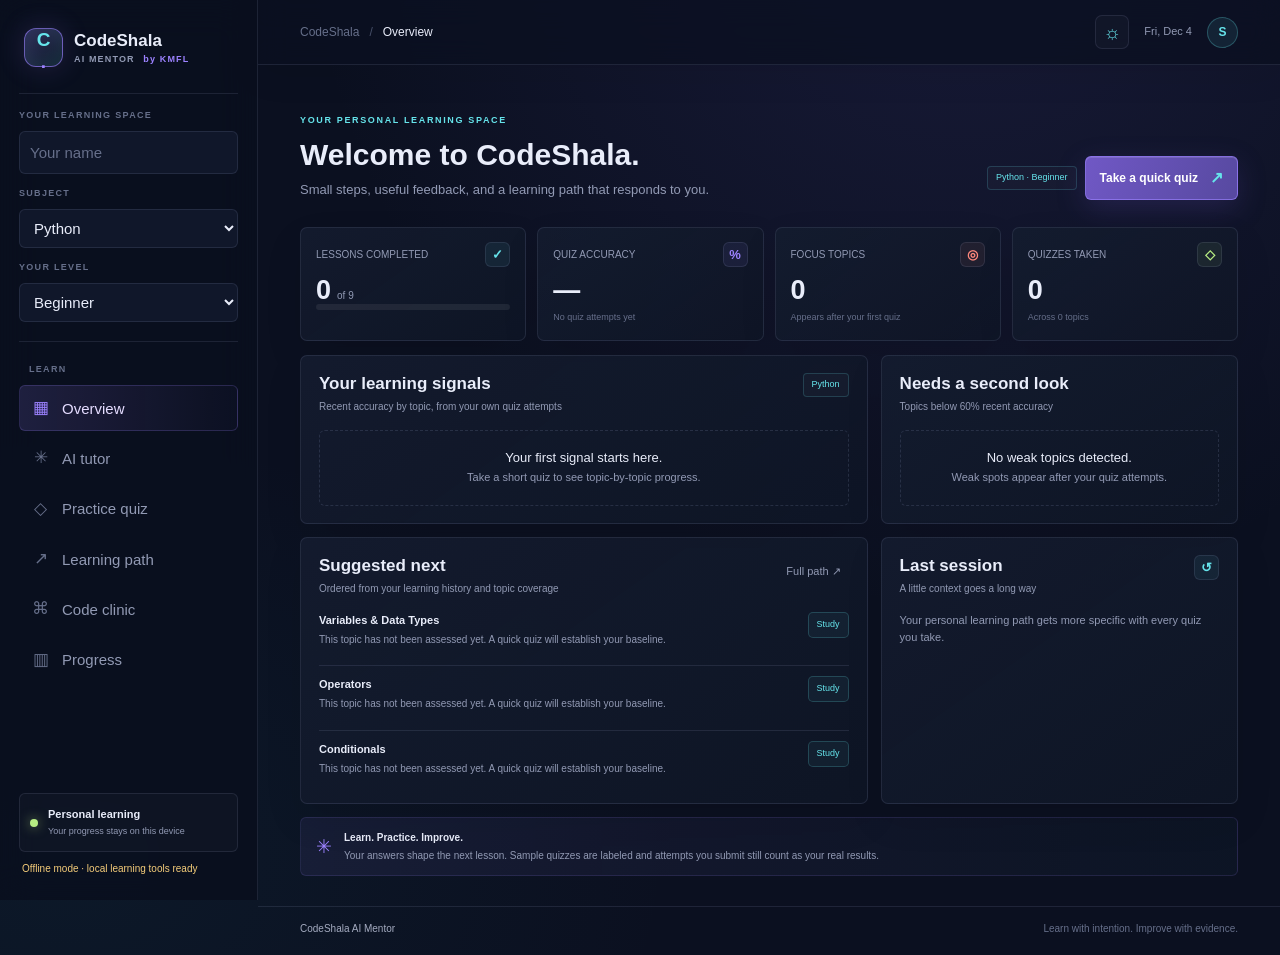
<file: index.html>
<!doctype html>
<html lang="en">
<head>
  <meta charset="utf-8">
  <meta name="viewport" content="width=device-width, initial-scale=1">
  <meta http-equiv="refresh" content="0; url=frontend/index.html">
  <title>CodeShala AI Mentor</title>
  <script>window.location.replace(new URL("frontend/index.html", window.location.href));</script>
</head>
<body>
  <p>Opening CodeShala AI Mentor… <a href="frontend/index.html">Click here if you are not redirected.</a></p>
</body>
</html>
</file>
<file: frontend/style.css>
:root {
  color-scheme: dark;
  --ink: #e9edfa;
  --muted: #929ab4;
  --faint: #666f8a;
  --base: #0b1020;
  --panel: #11182a;
  --panel-raised: #151d32;
  --line: rgba(192, 205, 255, .105);
  --violet: #9c82ff;
  --cyan: #66e4eb;
  --lime: #b7ed83;
  --coral: #ff887c;
  --warning: #f5cd7a;
  --page-background: radial-gradient(ellipse at 75% -20%, rgba(84, 74, 166, .2), transparent 42rem), radial-gradient(ellipse at 5% 90%, rgba(26, 113, 131, .09), transparent 38rem), var(--base);
  --sidebar-surface: rgba(10, 15, 30, .88);
  --topbar-surface: rgba(11, 16, 32, .78);
  --control-surface: #10172a;
  --card-surface: linear-gradient(145deg, rgba(20,28,47,.9), rgba(15,22,38,.85));
  --soft-surface: rgba(255,255,255,.025);
  --soft-hover: rgba(255,255,255,.035);
  --code-surface: #090e1b;
  --code-editor-surface: #0c1222;
  --code-ink: #d7ddf1;
  --nav-active-text: #e5dcff;
  --progress-track: rgba(255,255,255,.07);
  --empty-border: rgba(192,205,255,.13);
  --demo-surface: rgba(245,205,122,.06);
  --demo-border: rgba(245,205,122,.19);
  --font-display: "Space Grotesk", "Trebuchet MS", sans-serif;
  --font-body: "DM Sans", "Segoe UI", sans-serif;
}

* { box-sizing: border-box; }
html { min-width: 320px; background: var(--base); }
body {
  margin: 0;
  min-height: 100vh;
  color: var(--ink);
  background: var(--page-background);
  font: 15px/1.55 var(--font-body);
  letter-spacing: 0;
}
button, input, select, textarea { font: inherit; letter-spacing: 0; }
button { color: inherit; }
button:focus-visible, input:focus-visible, select:focus-visible, textarea:focus-visible, a:focus-visible {
  outline: 2px solid var(--cyan);
  outline-offset: 3px;
}
button:disabled { opacity: .55; cursor: wait; }
.app-shell { display: flex; min-height: 100vh; }

.sidebar {
  position: sticky;
  top: 0;
  display: flex;
  flex: 0 0 258px;
  flex-direction: column;
  width: 258px;
  height: 100vh;
  padding: 27px 19px 17px;
  border-right: 1px solid var(--line);
  background: var(--sidebar-surface);
  backdrop-filter: blur(18px);
  z-index: 8;
}
.brand { display: flex; align-items: center; gap: 11px; color: var(--ink); text-decoration: none; padding: 1px 5px 26px; }
.brand-mark { display: grid; place-items: center; width: 39px; height: 39px; border: 1px solid rgba(156, 130, 255, .62); border-radius: 12px; color: var(--cyan); font: 700 19px var(--font-display); background: linear-gradient(140deg, rgba(156, 130, 255, .25), rgba(102, 228, 235, .09)); box-shadow: 0 0 24px rgba(156, 130, 255, .11); }
.brand-mark span { color: var(--violet); }
.brand strong { display: block; font: 600 17px/1.15 var(--font-display); }
.brand small { display: block; margin-top: 5px; color: var(--muted); font: 600 9px/1 var(--font-body); letter-spacing: 1.15px; }
.brand small i { margin-left: 5px; color: var(--violet); font-style: normal; }
.profile-block { display: grid; gap: 8px; padding: 15px 0 19px; border-top: 1px solid var(--line); border-bottom: 1px solid var(--line); }
.field-label, .nav-label { color: var(--faint); font-size: 9px; font-weight: 700; letter-spacing: 1.3px; }
.field-label:not(:first-child) { margin-top: 5px; }
.profile-block input, .profile-block select, .quiz-controls select, .code-toolbar select, .select-inline select {
  min-width: 0;
  padding: 9px 10px;
  border: 1px solid var(--line);
  border-radius: 6px;
  color: var(--ink);
  background: var(--control-surface);
}
.profile-block input::placeholder { color: var(--faint); }
select option { color: var(--ink); background: var(--panel); }
.nav-label { margin: 21px 10px 8px; }
.main-nav { display: grid; gap: 4px; }
.nav-item { display: flex; align-items: center; gap: 12px; min-height: 42px; padding: 9px 11px; border: 1px solid transparent; border-radius: 6px; color: var(--muted); background: transparent; text-align: left; cursor: pointer; transition: background .2s, color .2s, border-color .2s; }
.nav-item:hover { color: var(--ink); background: var(--soft-hover); }
.nav-item.active { color: var(--nav-active-text); border-color: rgba(156, 130, 255, .2); background: linear-gradient(90deg, rgba(156, 130, 255, .15), rgba(156, 130, 255, .025)); }
.nav-glyph { display: inline-grid; place-items: center; width: 19px; color: var(--faint); font-size: 17px; }
.nav-item.active .nav-glyph { color: var(--violet); }
.sidebar-bottom { margin-top: auto; }
.mentor-note { display: flex; align-items: center; gap: 10px; padding: 12px 10px; border: 1px solid var(--line); border-radius: 6px; background: var(--soft-surface); }
.status-pulse { position: relative; flex: 0 0 8px; width: 8px; height: 8px; border-radius: 50%; background: var(--lime); box-shadow: 0 0 12px rgba(183,237,131,.58); }
.mentor-note strong, .mentor-note small { display: block; }
.mentor-note strong { font-size: 11px; font-weight: 600; }
.mentor-note small { margin-top: 2px; color: var(--muted); font-size: 9px; }
.connection-status { min-height: 31px; padding: 9px 3px 0; color: var(--muted); font-size: 10px; }
.connection-status.live { color: var(--lime); }
.connection-status.demo { color: var(--warning); }
.connection-status.offline { color: var(--coral); }

.main-area { display: flex; flex: 1; min-width: 0; flex-direction: column; }
.topbar { position: sticky; top: 0; z-index: 5; display: flex; align-items: center; justify-content: space-between; min-height: 65px; padding: 0 42px; border-bottom: 1px solid var(--line); background: var(--topbar-surface); backdrop-filter: blur(14px); }
.breadcrumb { display: flex; align-items: center; gap: 10px; color: var(--faint); font-size: 12px; }
.breadcrumb b { color: #47506a; font-weight: 400; }
.breadcrumb strong { color: var(--ink); font-weight: 500; }
.topbar-right { display: flex; align-items: center; gap: 15px; }
.theme-toggle { display: grid; flex: 0 0 34px; place-items: center; width: 34px; height: 34px; padding: 0; border: 1px solid var(--line); border-radius: 7px; color: var(--cyan); background: var(--soft-surface); cursor: pointer; font-size: 19px; line-height: 1; transition: color .2s, background .2s, border-color .2s, transform .2s; }
.theme-toggle:hover { transform: translateY(-1px); border-color: rgba(102,228,235,.35); background: var(--soft-hover); }
.date-label { color: var(--muted); font-size: 11px; }
.avatar { display: grid; place-items: center; width: 31px; height: 31px; border: 1px solid rgba(102,228,235,.26); border-radius: 50%; color: var(--cyan); background: rgba(102,228,235,.09); font: 600 12px var(--font-display); }
.mobile-menu { display: none; border: 0; background: transparent; cursor: pointer; }
.content-wrap { width: min(1120px, 100%); flex: 1; margin: 0 auto; padding: 36px 42px 30px; }
.view { animation: rise-in .35s ease both; }
.view[hidden] { display: none; }
@keyframes rise-in { from { opacity: 0; transform: translateY(7px); } to { opacity: 1; transform: translateY(0); } }
.app-footer { display: flex; justify-content: space-between; gap: 12px; padding: 14px 42px 18px; border-top: 1px solid var(--line); color: var(--faint); font-size: 10px; }
.app-footer span:first-child { color: #a4abc0; }

.hero-row { display: flex; justify-content: space-between; align-items: flex-end; gap: 24px; padding: 5px 0 27px; }
.eyebrow { color: var(--cyan); font-size: 9px; font-weight: 700; letter-spacing: 1.65px; }
h1, h2, h3, p { margin-top: 0; }
h1 { margin: 8px 0 7px; font: 600 30px/1.2 var(--font-display); letter-spacing: 0; }
h2 { margin: 0; font: 600 17px/1.3 var(--font-display); }
h3 { margin: 0; font: 600 13px/1.4 var(--font-display); }
.hero-row p, .page-heading p { max-width: 620px; margin: 0; color: var(--muted); font-size: 13px; }
.hero-actions { display: flex; align-items: center; gap: 8px; flex-wrap: wrap; }
.primary-button, .secondary-button, .text-button { display: inline-flex; align-items: center; justify-content: center; gap: 12px; min-height: 39px; padding: 9px 14px; border-radius: 6px; cursor: pointer; transition: filter .2s, transform .2s, border-color .2s; }
.primary-button { border: 1px solid rgba(156,130,255,.63); color: #fff; background: linear-gradient(110deg, #7058c5, #5749a0); box-shadow: 0 8px 23px rgba(81,66,156,.21); font-weight: 600; font-size: 12px; }
.primary-button:hover, .secondary-button:hover { filter: brightness(1.13); transform: translateY(-1px); }
.primary-button span, .send-button b { color: var(--cyan); font-size: 16px; }
.secondary-button { border: 1px solid var(--line); color: var(--ink); background: rgba(255,255,255,.035); font-size: 11px; }
.text-button { min-height: 32px; padding: 5px 8px; border: 0; color: var(--muted); background: transparent; font-size: 11px; }
.text-button:hover { color: var(--ink); }

.stat-grid { display: grid; grid-template-columns: repeat(4, minmax(0, 1fr)); gap: 11px; margin-bottom: 14px; }
.stat-card, .surface, .path-row, .quiz-question, .answer-panel, .chat-panel, .code-workspace { border: 1px solid var(--line); border-radius: 7px; background: var(--card-surface); }
.stat-card { min-height: 114px; padding: 14px 15px; }
.stat-head { display: flex; justify-content: space-between; align-items: center; color: var(--muted); font-size: 10px; }
.stat-icon { display: grid; place-items: center; width: 25px; height: 25px; border: 1px solid var(--line); border-radius: 6px; color: var(--cyan); background: rgba(102,228,235,.07); font: 600 13px var(--font-display); }
.stat-value { display: flex; align-items: baseline; gap: 6px; margin-top: 10px; font: 600 27px/1 var(--font-display); }
.stat-value small { color: var(--muted); font: 400 10px var(--font-body); }
.stat-foot { margin-top: 7px; color: var(--faint); font-size: 9px; }
.stat-accent-violet .stat-icon { color: var(--violet); background: rgba(156,130,255,.08); }
.stat-accent-lime .stat-icon { color: var(--lime); background: rgba(183,237,131,.07); }
.stat-accent-coral .stat-icon { color: var(--coral); background: rgba(255,136,124,.07); }
.dashboard-grid { display: grid; grid-template-columns: minmax(0, 1.35fr) minmax(260px, .85fr); gap: 13px; }
.surface { padding: 17px 18px; }
.surface-heading { display: flex; align-items: flex-start; justify-content: space-between; gap: 12px; margin-bottom: 15px; }
.surface-heading p { margin: 4px 0 0; color: var(--muted); font-size: 10px; }
.subject-chip, .status-chip, .demo-chip { display: inline-flex; align-items: center; gap: 6px; padding: 4px 8px; border: 1px solid var(--line); border-radius: 4px; color: var(--muted); background: rgba(255,255,255,.025); font-size: 9px; white-space: nowrap; }
.subject-chip { color: var(--cyan); border-color: rgba(102,228,235,.18); }
.progress-line { display: flex; justify-content: space-between; gap: 10px; margin: 12px 0 7px; color: var(--muted); font-size: 10px; }
.progress-line strong { color: var(--ink); font-weight: 600; }
.progress-track { height: 6px; overflow: hidden; border-radius: 5px; background: rgba(255,255,255,.07); }
.progress-track i { display: block; height: 100%; border-radius: inherit; background: linear-gradient(90deg, var(--violet), var(--cyan)); transition: width .5s ease; }
.topic-progress { display: grid; gap: 9px; }
.topic-progress-row { display: grid; grid-template-columns: minmax(105px, 1fr) minmax(80px, 1.15fr) 32px; align-items: center; gap: 9px; color: #cbd1e5; font-size: 10px; }
.topic-progress-row .progress-track { height: 4px; }
.topic-progress-row .progress-track i { background: var(--violet); }
.topic-progress-row small { color: var(--muted); text-align: right; font-size: 9px; }
.empty-state { padding: 19px 12px; border: 1px dashed rgba(192,205,255,.13); border-radius: 6px; color: var(--muted); font-size: 11px; text-align: center; }
.empty-state strong { display: block; margin-bottom: 4px; color: var(--ink); font: 500 13px var(--font-display); }
.weak-list, .recommend-list { display: grid; gap: 8px; }
.weak-item, .recommend-item { display: flex; align-items: center; justify-content: space-between; gap: 10px; }
.weak-item { padding: 8px 0; border-top: 1px solid var(--line); }
.weak-item:first-child { border-top: 0; }
.weak-topic { font-size: 11px; }
.status-chip.weak { color: var(--coral); border-color: rgba(255,136,124,.2); }
.status-chip.learning { color: #f5cd7a; }
.status-chip.strong { color: var(--lime); }
.status-chip.new { color: var(--muted); }
.recommend-item { align-items: flex-start; padding: 10px 0; border-top: 1px solid var(--line); }
.recommend-item:first-child { padding-top: 0; border-top: 0; }
.recommend-item strong { display: block; margin-bottom: 3px; font-size: 11px; font-weight: 600; }
.recommend-item p { margin: 0; color: var(--muted); font-size: 10px; }
.small-action { flex: 0 0 auto; padding: 5px 8px; border: 1px solid rgba(102,228,235,.2); border-radius: 5px; color: var(--cyan); background: rgba(102,228,235,.05); cursor: pointer; font-size: 9px; }
.small-action:hover { background: rgba(102,228,235,.12); }
.activity-strip { display: flex; align-items: center; gap: 12px; margin-top: 13px; padding: 12px 15px; border: 1px solid rgba(156,130,255,.14); border-radius: 6px; background: linear-gradient(90deg, rgba(156,130,255,.08), rgba(102,228,235,.025)); }
.activity-mark { color: var(--violet); font: 500 19px var(--font-display); }
.activity-strip strong { display: block; font-size: 10px; }
.activity-strip p { margin: 2px 0 0; color: var(--muted); font-size: 10px; }

.page-heading { display: flex; align-items: flex-end; justify-content: space-between; gap: 20px; margin: 5px 0 22px; }
.page-heading p { max-width: 600px; }
.heading-mark { display: grid; place-items: center; width: 44px; height: 44px; border: 1px solid rgba(156,130,255,.2); border-radius: 8px; color: var(--violet); background: rgba(156,130,255,.06); font-size: 21px; }
.tutor-toolbar { display: flex; align-items: center; gap: 15px; margin-bottom: 9px; }
.select-inline { display: flex; align-items: center; gap: 8px; color: var(--muted); font-size: 10px; }
.select-inline select { padding: 6px 8px; font-size: 10px; }
.toggle-label { display: flex; align-items: center; gap: 7px; color: var(--muted); font-size: 10px; cursor: pointer; }
.toggle-label input { accent-color: var(--violet); }
.tutor-toolbar .text-button { margin-left: auto; }
.chat-panel { display: flex; flex-direction: column; height: min(52vh, 500px); min-height: 300px; overflow-y: auto; padding: 16px; }
.chat-welcome { width: min(410px, 85%); margin: auto; padding: 19px; border: 1px solid rgba(156,130,255,.16); border-radius: 7px; background: rgba(156,130,255,.045); }
.chat-welcome .welcome-icon { display: grid; place-items: center; width: 30px; height: 30px; margin-bottom: 11px; border-radius: 7px; color: var(--cyan); background: rgba(102,228,235,.09); }
.chat-welcome strong { display: block; font: 600 14px var(--font-display); }
.chat-welcome p { margin: 5px 0 0; color: var(--muted); font-size: 11px; }
.message { width: fit-content; max-width: min(78%, 650px); margin: 7px 0; padding: 10px 13px; border: 1px solid var(--line); border-radius: 7px; color: #dce1f1; background: rgba(255,255,255,.035); font-size: 12px; white-space: pre-wrap; overflow-wrap: anywhere; }
.message.user { align-self: flex-end; border-color: rgba(156,130,255,.2); background: rgba(156,130,255,.12); }
.message.assistant { align-self: flex-start; }
.message .demo-chip { margin-bottom: 8px; color: #f5cd7a; }
.message p { margin: 0 0 8px; }
.message p:last-child { margin-bottom: 0; }
.message pre, .answer-panel pre { max-width: 100%; overflow: auto; padding: 11px; border: 1px solid var(--line); border-radius: 5px; color: var(--cyan); background: #090e1b; white-space: pre; }
.message code, .answer-panel code { color: var(--cyan); font-family: Consolas, monospace; }
.chat-compose { display: flex; align-items: flex-end; gap: 9px; margin-top: 10px; padding: 8px; border: 1px solid var(--line); border-radius: 7px; background: #10172a; }
.chat-compose textarea { flex: 1; min-width: 0; max-height: 120px; resize: vertical; padding: 8px 5px; border: 0; outline: 0; color: var(--ink); background: transparent; font-size: 12px; }
.chat-compose textarea::placeholder { color: var(--faint); }
.send-button { min-height: 35px; padding: 7px 11px; }
.suggestion-row { display: flex; align-items: center; gap: 7px; flex-wrap: wrap; margin-top: 9px; }
.suggestion-row > span { margin-right: 3px; color: var(--faint); font-size: 8px; font-weight: 700; letter-spacing: 1px; }
.suggestion { padding: 5px 8px; border: 1px solid var(--line); border-radius: 4px; color: var(--muted); background: transparent; cursor: pointer; font-size: 9px; }
.suggestion:hover { color: var(--ink); border-color: rgba(102,228,235,.3); }

.quiz-controls { display: flex; align-items: flex-end; gap: 10px; padding: 14px; border: 1px solid var(--line); border-radius: 7px; background: rgba(17,24,42,.72); }
.quiz-controls label, .code-toolbar label { display: grid; gap: 5px; color: var(--muted); font-size: 9px; }
.quiz-controls label:first-child { flex: 1; min-width: 170px; }
.quiz-controls select { min-width: 145px; padding: 8px; font-size: 11px; }
.quiz-controls label:first-child select { min-width: 0; }
.quiz-controls .primary-button { flex: 0 0 auto; }
.helper-line { min-height: 18px; margin: 8px 0; color: var(--muted); font-size: 10px; }
.quiz-content { display: grid; gap: 10px; }
.demo-notice { padding: 9px 11px; border: 1px solid rgba(245,205,122,.19); border-radius: 5px; color: #f5cd7a; background: rgba(245,205,122,.06); font-size: 10px; }
.quiz-question { padding: 15px; }
.question-count { margin-bottom: 6px; color: var(--cyan); font-size: 9px; font-weight: 700; letter-spacing: 1px; }
.question-text { margin: 0 0 12px; font: 500 14px/1.4 var(--font-display); }
.option-list { display: grid; gap: 6px; }
.quiz-option { display: flex; align-items: flex-start; gap: 9px; padding: 9px 10px; border: 1px solid var(--line); border-radius: 5px; color: #c0c8dd; background: rgba(255,255,255,.018); cursor: pointer; font-size: 11px; }
.quiz-option:hover { border-color: rgba(156,130,255,.35); background: rgba(156,130,255,.05); }
.quiz-option input { margin-top: 3px; accent-color: var(--violet); }
.quiz-submit { justify-self: start; }
.quiz-result-head { display: flex; align-items: center; gap: 17px; padding: 15px; border: 1px solid rgba(102,228,235,.16); border-radius: 7px; background: rgba(102,228,235,.045); }
.score-ring { display: grid; place-items: center; flex: 0 0 59px; width: 59px; height: 59px; border: 3px solid var(--cyan); border-radius: 50%; color: var(--cyan); font: 600 14px var(--font-display); }
.quiz-result-head strong { display: block; font: 600 15px var(--font-display); }
.quiz-result-head p { margin: 3px 0 0; color: var(--muted); font-size: 10px; }
.answer-review { display: grid; gap: 8px; }
.review-row { padding: 12px 14px; border: 1px solid var(--line); border-radius: 6px; background: rgba(255,255,255,.022); }
.review-row strong { display: block; margin-bottom: 4px; font-size: 11px; }
.review-row p { margin: 0; color: var(--muted); font-size: 10px; }
.review-correct { color: var(--lime); font-size: 9px; font-weight: 700; }
.review-incorrect { color: var(--coral); font-size: 9px; font-weight: 700; }

.roadmap-intro { display: flex; align-items: flex-end; justify-content: space-between; gap: 18px; margin-bottom: 16px; }
.roadmap-intro p { margin: 5px 0 0; color: var(--muted); font-size: 11px; }
.roadmap-list { display: grid; gap: 7px; }
.path-row { display: grid; grid-template-columns: 35px minmax(0,1fr) auto; align-items: center; gap: 12px; padding: 11px 13px; }
.path-index { display: grid; place-items: center; width: 29px; height: 29px; border: 1px solid var(--line); border-radius: 6px; color: var(--faint); font: 500 11px var(--font-display); }
.path-row.done .path-index { border-color: rgba(183,237,131,.28); color: var(--lime); background: rgba(183,237,131,.07); }
.path-row.weak { border-color: rgba(255,136,124,.2); }
.path-main strong { display: block; font-size: 11px; font-weight: 600; }
.path-main p { margin: 3px 0 0; color: var(--muted); font-size: 9px; }
.path-meta { display: flex; align-items: center; gap: 8px; }
.path-percent { color: var(--muted); font-size: 9px; }
.path-actions { display: flex; gap: 6px; }
.roadmap-legend { display: flex; flex-wrap: wrap; gap: 12px; margin: 12px 2px 0; color: var(--muted); font-size: 9px; }
.roadmap-legend span { display: flex; align-items: center; gap: 5px; }
.legend-dot { width: 6px; height: 6px; border-radius: 50%; background: var(--coral); }
.legend-dot.new { background: var(--faint); }
.legend-dot.learning { background: #f5cd7a; }
.legend-dot.strong { background: var(--lime); }

.code-workspace { overflow: hidden; }
.code-toolbar { display: flex; align-items: flex-end; gap: 12px; padding: 12px 14px; border-bottom: 1px solid var(--line); }
.code-toolbar select { min-width: 120px; padding: 6px 8px; font-size: 10px; }
.code-toolbar > span { margin: 0 0 6px auto; color: var(--faint); font-size: 9px; }
.code-input { display: block; width: 100%; min-height: 270px; padding: 17px; resize: vertical; border: 0; outline: 0; color: #d7ddf1; background: #0c1222; font: 12px/1.7 Consolas, "Cascadia Code", monospace; tab-size: 4; }
.code-input::placeholder { color: #59627c; }
.code-actions { display: flex; align-items: center; justify-content: space-between; gap: 10px; padding: 10px 14px; border-top: 1px solid var(--line); }
.code-actions > span { color: var(--faint); font-size: 9px; }
.answer-panel { margin-top: 12px; padding: 16px; color: #d9deef; font-size: 12px; white-space: pre-wrap; overflow-wrap: anywhere; }
.answer-panel .demo-notice { display: inline-block; margin-bottom: 10px; }

.analytics-grid { display: grid; grid-template-columns: minmax(0, 1.25fr) minmax(250px, .75fr); gap: 12px; }
.chart-wrap { min-height: 220px; }
.score-chart { display: block; width: 100%; height: auto; overflow: visible; }
.chart-gridline { stroke: rgba(192,205,255,.09); stroke-width: 1; }
.chart-label { fill: #737d99; font: 9px var(--font-body); }
.chart-line { fill: none; stroke: var(--violet); stroke-width: 2.5; stroke-linecap: round; stroke-linejoin: round; }
.chart-point { fill: var(--cyan); stroke: var(--panel); stroke-width: 2; }
.chart-summary { display: flex; gap: 22px; margin-top: 11px; padding-top: 11px; border-top: 1px solid var(--line); }
.chart-summary strong { display: block; font: 600 17px var(--font-display); }
.chart-summary span { color: var(--muted); font-size: 9px; }
.analytics-topic-list { display: grid; gap: 13px; }
.analytics-topic { display: grid; grid-template-columns: minmax(0,1fr) auto; align-items: center; gap: 8px; font-size: 10px; }
.analytics-topic .progress-track { grid-column: 1 / -1; height: 4px; }
.analytics-topic small { color: var(--muted); }
.history-list { display: grid; gap: 0; }
.history-row { display: flex; justify-content: space-between; gap: 10px; padding: 9px 0; border-top: 1px solid var(--line); font-size: 10px; }
.history-row:first-child { border-top: 0; }
.history-row span:last-child { color: var(--cyan); }

.scrim { display: none; }
@media (max-width: 1040px) {
  .sidebar { flex-basis: 226px; width: 226px; padding-inline: 14px; }
  .topbar { padding-inline: 27px; }
  .content-wrap { padding-inline: 27px; }
  .app-footer { padding-inline: 27px; }
  .stat-grid { grid-template-columns: repeat(2, minmax(0, 1fr)); }
}
@media (max-width: 760px) {
  .sidebar { position: fixed; left: 0; width: min(285px, 84vw); transform: translateX(-102%); transition: transform .24s ease; box-shadow: 15px 0 40px rgba(0,0,0,.24); }
  .sidebar.open { transform: translateX(0); }
  .scrim.visible { position: fixed; inset: 0; z-index: 7; display: block; background: rgba(2,5,12,.62); }
  .topbar { min-height: 57px; justify-content: flex-start; gap: 12px; padding: 0 17px; }
  .mobile-menu { display: inline-flex; align-items: center; justify-content: center; width: 32px; height: 32px; border: 1px solid var(--line); border-radius: 5px; color: var(--ink); background: rgba(255,255,255,.035); font-size: 15px; }
  .topbar-right { margin-left: auto; }
  .date-label { display: none; }
  .content-wrap { padding: 25px 17px; }
  .app-footer { padding: 12px 17px 16px; }
  .dashboard-grid, .analytics-grid { grid-template-columns: minmax(0,1fr); }
  .hero-row { align-items: flex-start; flex-direction: column; gap: 14px; padding-bottom: 19px; }
  .hero-actions { width: 100%; }
  .page-heading { align-items: flex-start; }
  h1 { font-size: 25px; }
}
@media (max-width: 520px) {
  .stat-grid { gap: 7px; }
  .stat-card { min-height: 103px; padding: 11px; }
  .stat-value { font-size: 23px; }
  .stat-head { font-size: 9px; }
  .surface { padding: 14px 12px; }
  .activity-strip { align-items: flex-start; }
  .quiz-controls { align-items: stretch; flex-direction: column; }
  .quiz-controls label, .quiz-controls label:first-child { min-width: 0; }
  .quiz-controls select { width: 100%; }
  .quiz-controls .primary-button { align-self: flex-start; }
  .path-row { grid-template-columns: 29px minmax(0,1fr); gap: 8px; padding: 10px; }
  .path-index { width: 25px; height: 25px; }
  .path-meta { grid-column: 2; justify-content: space-between; }
  .path-actions { margin-left: auto; }
  .message { max-width: 94%; }
  .code-toolbar { align-items: stretch; flex-wrap: wrap; }
  .code-toolbar label { flex: 1; min-width: 120px; }
  .code-toolbar select { width: 100%; }
  .code-toolbar > span { align-self: center; }
  .app-footer { align-items: flex-start; flex-direction: column; gap: 4px; }
  .tutor-toolbar { gap: 9px; flex-wrap: wrap; }
  .tutor-toolbar .text-button { margin-left: auto; }
}

:root[data-theme="light"] {
  color-scheme: light;
  --ink: #1b2540;
  --muted: #59647c;
  --faint: #7b859c;
  --base: #f2f5fb;
  --panel: #ffffff;
  --panel-raised: #e8edf6;
  --line: rgba(36, 49, 78, .14);
  --violet: #6854bd;
  --cyan: #087c88;
  --lime: #397c35;
  --coral: #b94d50;
  --warning: #8a5a08;
  --page-background: radial-gradient(ellipse at 75% -20%, rgba(116, 93, 207, .13), transparent 42rem), radial-gradient(ellipse at 5% 90%, rgba(26, 142, 153, .08), transparent 38rem), var(--base);
  --sidebar-surface: rgba(249, 250, 255, .94);
  --topbar-surface: rgba(249, 250, 255, .86);
  --control-surface: #ffffff;
  --card-surface: linear-gradient(145deg, rgba(255,255,255,.98), rgba(247,249,255,.96));
  --soft-surface: rgba(35, 49, 78, .035);
  --soft-hover: rgba(35, 49, 78, .06);
  --code-surface: #e9eef7;
  --code-editor-surface: #f4f6fb;
  --code-ink: #25314b;
  --nav-active-text: #45368b;
  --progress-track: rgba(36, 49, 78, .1);
  --empty-border: rgba(36, 49, 78, .2);
  --demo-surface: rgba(225, 163, 42, .1);
  --demo-border: rgba(164, 111, 14, .25);
}
:root[data-theme="light"] .sidebar { border-color: var(--line); }
:root[data-theme="light"] .topbar { border-color: var(--line); }
:root[data-theme="light"] .profile-block input,
:root[data-theme="light"] .profile-block select,
:root[data-theme="light"] .quiz-controls select,
:root[data-theme="light"] .code-toolbar select,
:root[data-theme="light"] .select-inline select { color: var(--ink); }
:root[data-theme="light"] .nav-item.active { border-color: rgba(104, 84, 189, .24); background: linear-gradient(90deg, rgba(104, 84, 189, .12), rgba(104, 84, 189, .025)); }
:root[data-theme="light"] .stat-card,
:root[data-theme="light"] .surface,
:root[data-theme="light"] .path-row,
:root[data-theme="light"] .quiz-question,
:root[data-theme="light"] .answer-panel,
:root[data-theme="light"] .chat-panel,
:root[data-theme="light"] .code-workspace { border-color: var(--line); }
:root[data-theme="light"] .app-footer span:first-child { color: #48536b; }
:root[data-theme="light"] .topic-progress-row { color: #35415a; }
:root[data-theme="light"] .empty-state { border-color: var(--empty-border); }
:root[data-theme="light"] .status-chip.learning,
:root[data-theme="light"] .legend-dot.learning { color: var(--warning); }
:root[data-theme="light"] .legend-dot.learning { background: var(--warning); }
:root[data-theme="light"] .progress-track { background: var(--progress-track); }
:root[data-theme="light"] .message { color: var(--ink); background: rgba(36, 49, 78, .035); }
:root[data-theme="light"] .message.user { border-color: rgba(104, 84, 189, .24); background: rgba(104, 84, 189, .1); }
:root[data-theme="light"] .message .demo-chip { color: var(--warning); }
:root[data-theme="light"] .message pre,
:root[data-theme="light"] .answer-panel pre { border-color: var(--line); background: var(--code-surface); }
:root[data-theme="light"] .chat-compose { border-color: var(--line); background: var(--control-surface); }
:root[data-theme="light"] .chat-compose textarea { color: var(--ink); }
:root[data-theme="light"] .quiz-controls { border-color: var(--line); background: rgba(255,255,255,.72); }
:root[data-theme="light"] .demo-notice { border-color: var(--demo-border); color: var(--warning); background: var(--demo-surface); }
:root[data-theme="light"] .quiz-option { color: #35415a; background: rgba(36,49,78,.02); }
:root[data-theme="light"] .quiz-result-head { border-color: rgba(8,124,136,.2); background: rgba(8,124,136,.055); }
:root[data-theme="light"] .review-row { background: rgba(36,49,78,.025); }
:root[data-theme="light"] .code-input { color: var(--code-ink); background: var(--code-editor-surface); }
:root[data-theme="light"] .code-input::placeholder { color: #78839a; }
:root[data-theme="light"] .answer-panel { color: var(--ink); }
:root[data-theme="light"] .chart-gridline { stroke: rgba(36,49,78,.13); }
:root[data-theme="light"] .mobile-menu { border-color: var(--line); background: var(--soft-surface); }

.app-shell::before {
  content: "";
  position: fixed;
  inset: 0;
  pointer-events: none;
  z-index: -1;
  background:
    radial-gradient(circle at 82% 12%, rgba(156, 130, 255, .11), transparent 18rem),
    radial-gradient(circle at 20% 82%, rgba(102, 228, 235, .055), transparent 20rem);
}
.topbar { box-shadow: 0 10px 35px rgba(2, 5, 15, .08); }
.brand-mark { box-shadow: 0 0 28px rgba(156, 130, 255, .18), inset 0 0 18px rgba(102, 228, 235, .08); }
.stat-card, .surface, .path-row, .quiz-question, .answer-panel, .code-workspace {
  position: relative;
  overflow: hidden;
  box-shadow: 0 16px 38px rgba(2, 5, 15, .09);
  transition: transform .22s ease, border-color .22s ease, box-shadow .22s ease;
}
.stat-card::after, .surface::after {
  content: "";
  position: absolute;
  inset: 0;
  pointer-events: none;
  background: linear-gradient(115deg, transparent 25%, rgba(255, 255, 255, .025), transparent 70%);
  transform: translateX(-100%);
  transition: transform .65s ease;
}
.stat-card:hover, .surface:hover, .path-row:hover {
  transform: translateY(-2px);
  border-color: rgba(156, 130, 255, .24);
  box-shadow: 0 20px 44px rgba(2, 5, 15, .16);
}
.stat-card:hover::after, .surface:hover::after { transform: translateX(100%); }
.primary-button {
  box-shadow: 0 9px 28px rgba(81, 66, 156, .28), inset 0 1px rgba(255, 255, 255, .12);
}
.primary-button:active { transform: translateY(1px) scale(.985); }
.chat-panel { background: linear-gradient(145deg, rgba(17,24,42,.96), rgba(10,16,31,.94)); }
.chat-welcome { box-shadow: 0 22px 45px rgba(2, 5, 15, .16); }
.message { box-shadow: 0 8px 24px rgba(2, 5, 15, .08); }
.quiz-option { transition: transform .16s ease, border-color .16s ease, background .16s ease; }
.quiz-option:has(input:checked) {
  transform: translateX(3px);
  border-color: rgba(156, 130, 255, .58);
  background: rgba(156, 130, 255, .12);
}
.path-row.done { background: linear-gradient(145deg, rgba(183,237,131,.055), rgba(15,22,38,.85)); }
.score-ring { box-shadow: 0 0 24px rgba(102, 228, 235, .12); }
.code-input {
  background-image: linear-gradient(rgba(255,255,255,.018) 1px, transparent 1px);
  background-size: 100% 24px;
}

@media (prefers-reduced-motion: reduce) {
  *, *::before, *::after { scroll-behavior: auto !important; animation-duration: .01ms !important; animation-iteration-count: 1 !important; transition-duration: .01ms !important; }
}
</file>
